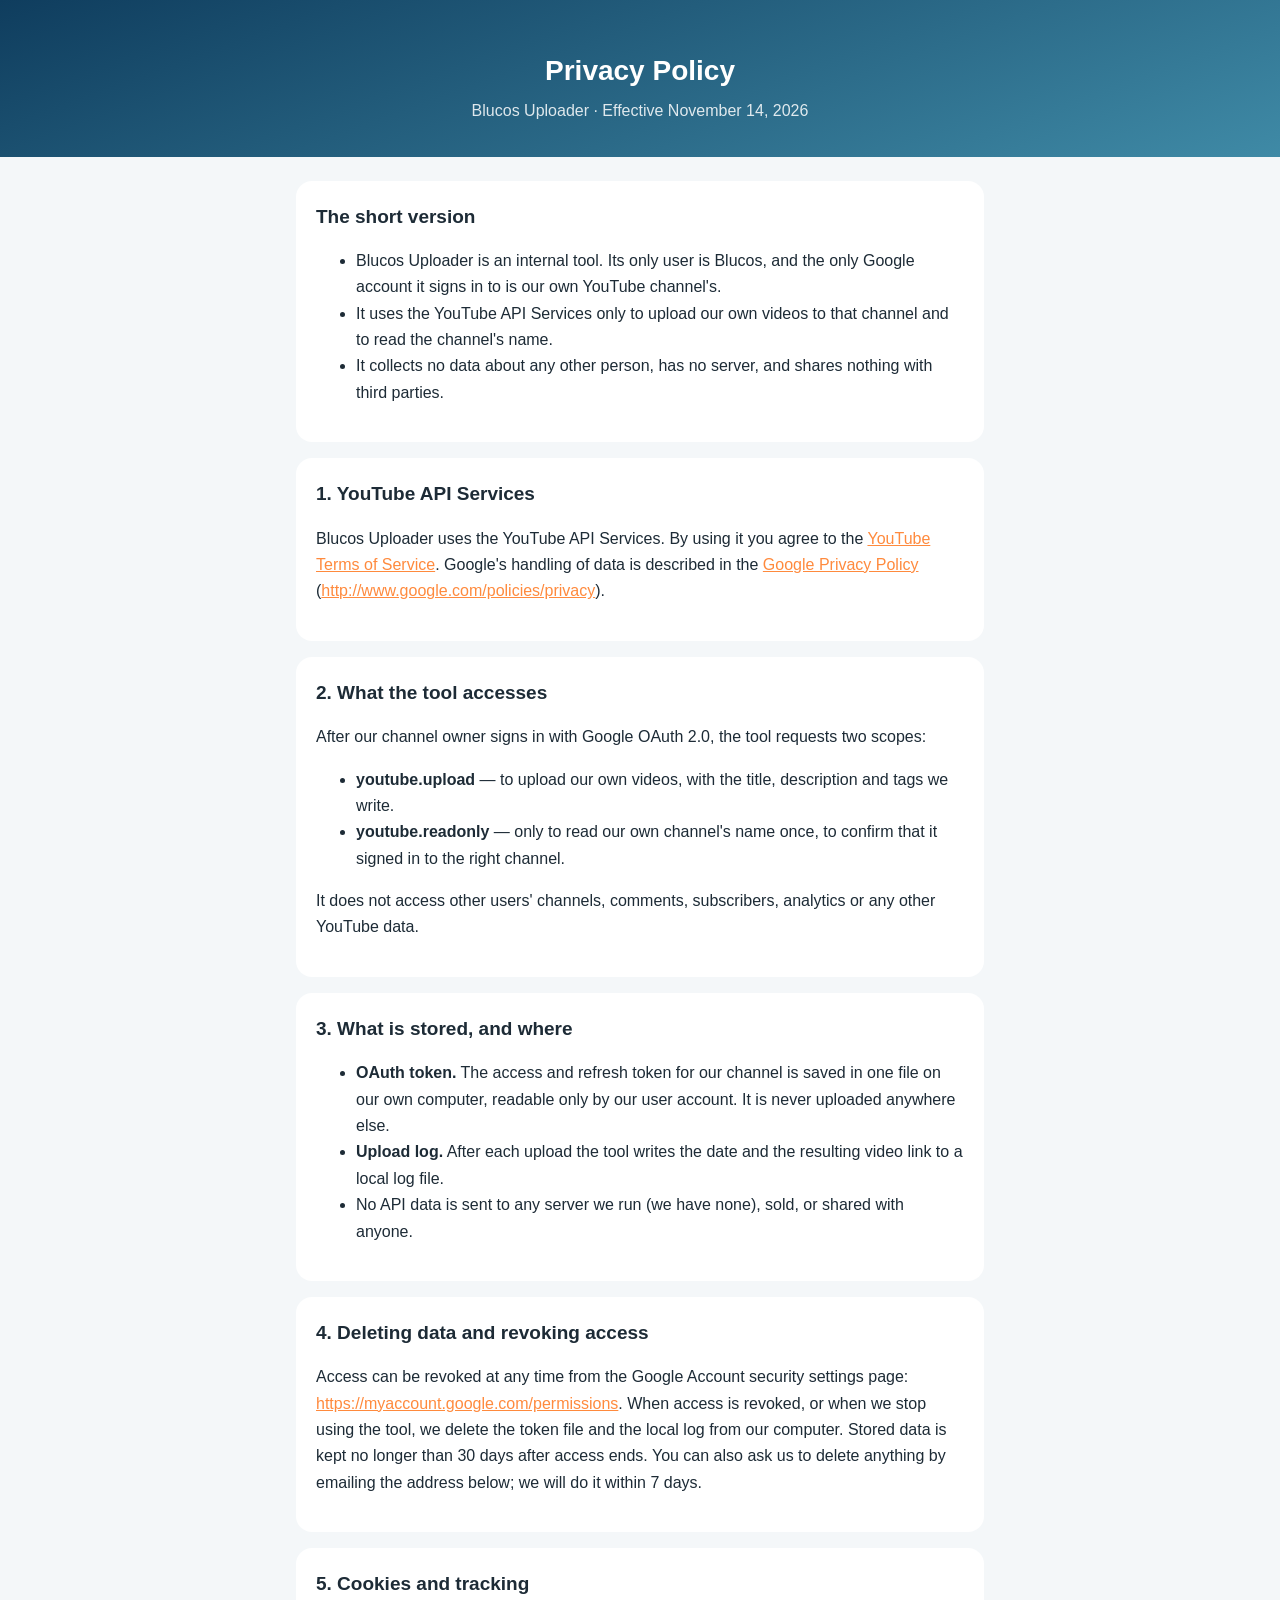
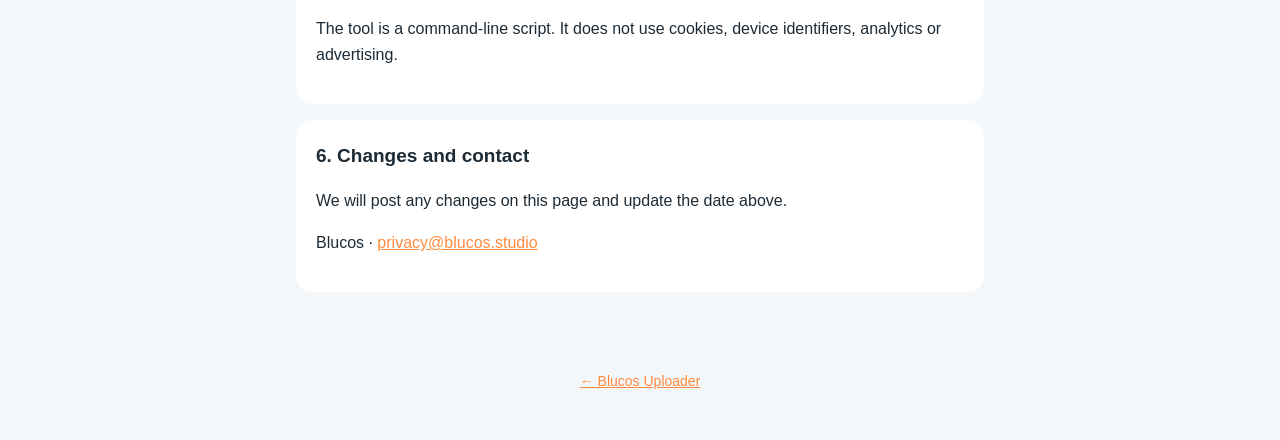
<file: uploader-privacy.html>
<!doctype html>
<html lang="en">
<head>
  <meta charset="utf-8">
  <meta name="viewport" content="width=device-width, initial-scale=1">
  <title>Blucos Uploader — Privacy Policy</title>
  <link rel="stylesheet" href="style.css">
</head>
<body>
  <header>
    <h1>Privacy Policy</h1>
    <p>Blucos Uploader · Effective November 14, 2026</p>
  </header>
  <main>
    <section>
      <h2>The short version</h2>
      <ul>
        <li>Blucos Uploader is an internal tool. Its only user is Blucos, and the only Google account it signs in to is our own YouTube channel's.</li>
        <li>It uses the YouTube API Services only to upload our own videos to that channel and to read the channel's name.</li>
        <li>It collects no data about any other person, has no server, and shares nothing with third parties.</li>
      </ul>
    </section>

    <section>
      <h2>1. YouTube API Services</h2>
      <p>Blucos Uploader uses the YouTube API Services. By using it you agree to the <a href="https://www.youtube.com/t/terms">YouTube Terms of Service</a>. Google's handling of data is described in the <a href="https://policies.google.com/privacy">Google Privacy Policy</a> (<a href="https://policies.google.com/privacy">http://www.google.com/policies/privacy</a>).</p>
    </section>

    <section>
      <h2>2. What the tool accesses</h2>
      <p>After our channel owner signs in with Google OAuth 2.0, the tool requests two scopes:</p>
      <ul>
        <li><b>youtube.upload</b> — to upload our own videos, with the title, description and tags we write.</li>
        <li><b>youtube.readonly</b> — only to read our own channel's name once, to confirm that it signed in to the right channel.</li>
      </ul>
      <p>It does not access other users' channels, comments, subscribers, analytics or any other YouTube data.</p>
    </section>

    <section>
      <h2>3. What is stored, and where</h2>
      <ul>
        <li><b>OAuth token.</b> The access and refresh token for our channel is saved in one file on our own computer, readable only by our user account. It is never uploaded anywhere else.</li>
        <li><b>Upload log.</b> After each upload the tool writes the date and the resulting video link to a local log file.</li>
        <li>No API data is sent to any server we run (we have none), sold, or shared with anyone.</li>
      </ul>
    </section>

    <section>
      <h2>4. Deleting data and revoking access</h2>
      <p>Access can be revoked at any time from the Google Account security settings page: <a href="https://myaccount.google.com/permissions">https://myaccount.google.com/permissions</a>. When access is revoked, or when we stop using the tool, we delete the token file and the local log from our computer. Stored data is kept no longer than 30 days after access ends. You can also ask us to delete anything by emailing the address below; we will do it within 7 days.</p>
    </section>

    <section>
      <h2>5. Cookies and tracking</h2>
      <p>The tool is a command-line script. It does not use cookies, device identifiers, analytics or advertising.</p>
    </section>

    <section>
      <h2>6. Changes and contact</h2>
      <p>We will post any changes on this page and update the date above.</p>
      <p>Blucos · <a href="mailto:privacy@blucos.studio">privacy@blucos.studio</a></p>
    </section>
  </main>
  <footer><p><a href="uploader.html">← Blucos Uploader</a></p></footer>
</body>
</html>
</file>
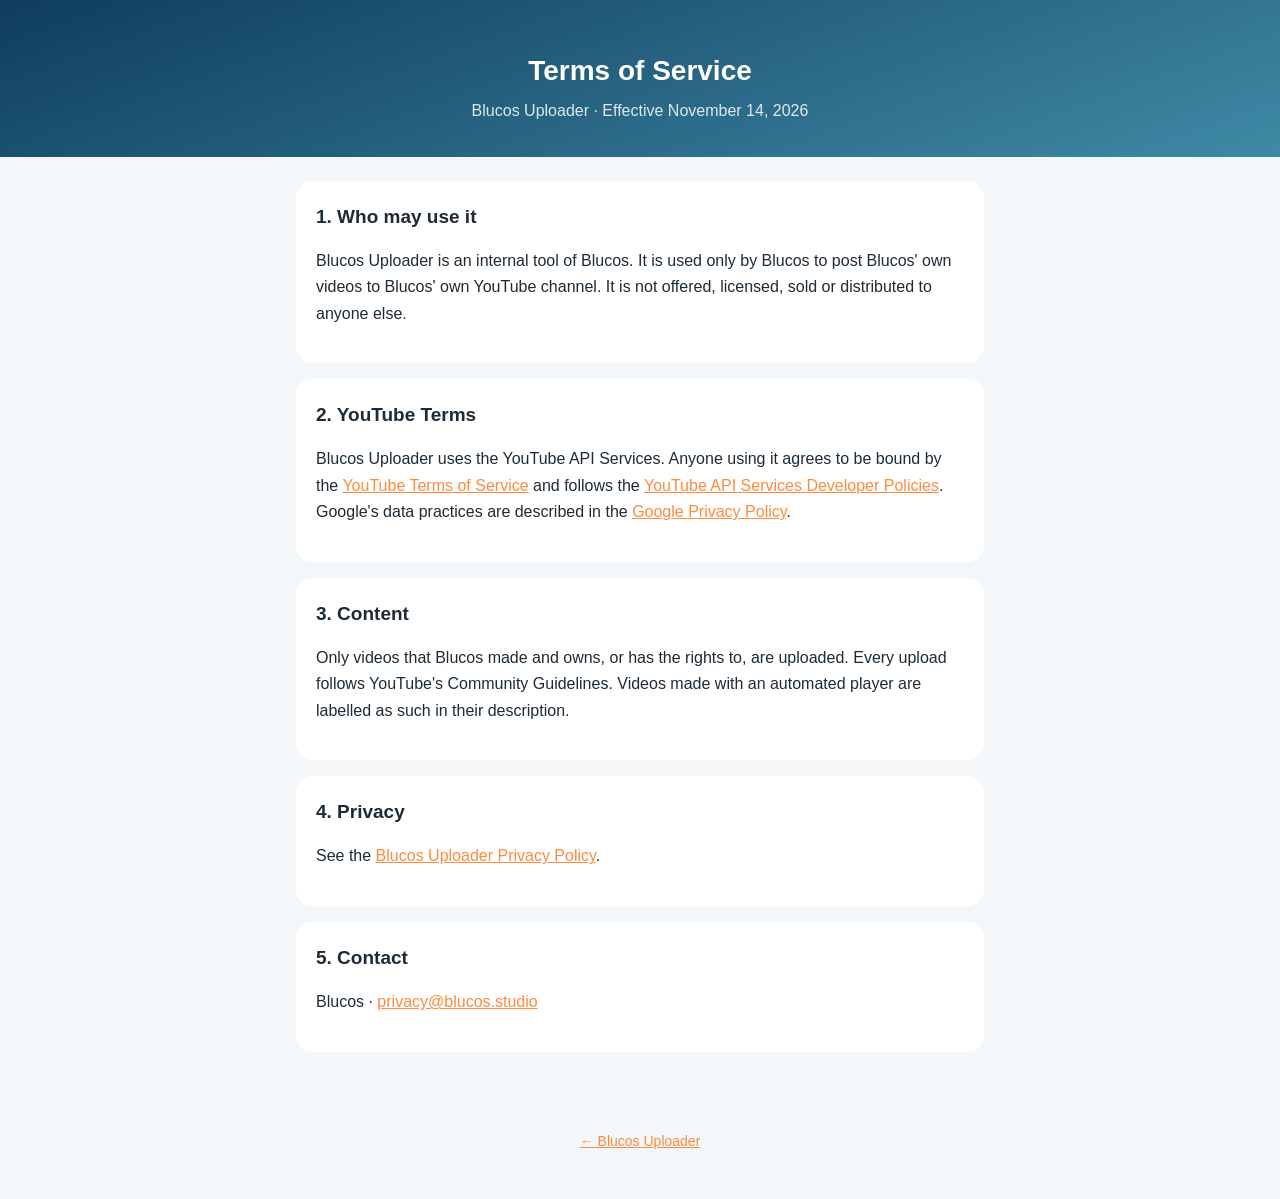
<file: uploader-terms.html>
<!doctype html>
<html lang="en">
<head>
  <meta charset="utf-8">
  <meta name="viewport" content="width=device-width, initial-scale=1">
  <title>Blucos Uploader — Terms of Service</title>
  <link rel="stylesheet" href="style.css">
</head>
<body>
  <header>
    <h1>Terms of Service</h1>
    <p>Blucos Uploader · Effective November 14, 2026</p>
  </header>
  <main>
    <section>
      <h2>1. Who may use it</h2>
      <p>Blucos Uploader is an internal tool of Blucos. It is used only by Blucos to post Blucos' own videos to Blucos' own YouTube channel. It is not offered, licensed, sold or distributed to anyone else.</p>
    </section>

    <section>
      <h2>2. YouTube Terms</h2>
      <p>Blucos Uploader uses the YouTube API Services. Anyone using it agrees to be bound by the <a href="https://www.youtube.com/t/terms">YouTube Terms of Service</a> and follows the <a href="https://developers.google.com/youtube/terms/developer-policies">YouTube API Services Developer Policies</a>. Google's data practices are described in the <a href="https://policies.google.com/privacy">Google Privacy Policy</a>.</p>
    </section>

    <section>
      <h2>3. Content</h2>
      <p>Only videos that Blucos made and owns, or has the rights to, are uploaded. Every upload follows YouTube's Community Guidelines. Videos made with an automated player are labelled as such in their description.</p>
    </section>

    <section>
      <h2>4. Privacy</h2>
      <p>See the <a href="uploader-privacy.html">Blucos Uploader Privacy Policy</a>.</p>
    </section>

    <section>
      <h2>5. Contact</h2>
      <p>Blucos · <a href="mailto:privacy@blucos.studio">privacy@blucos.studio</a></p>
    </section>
  </main>
  <footer><p><a href="uploader.html">← Blucos Uploader</a></p></footer>
</body>
</html>
</file>
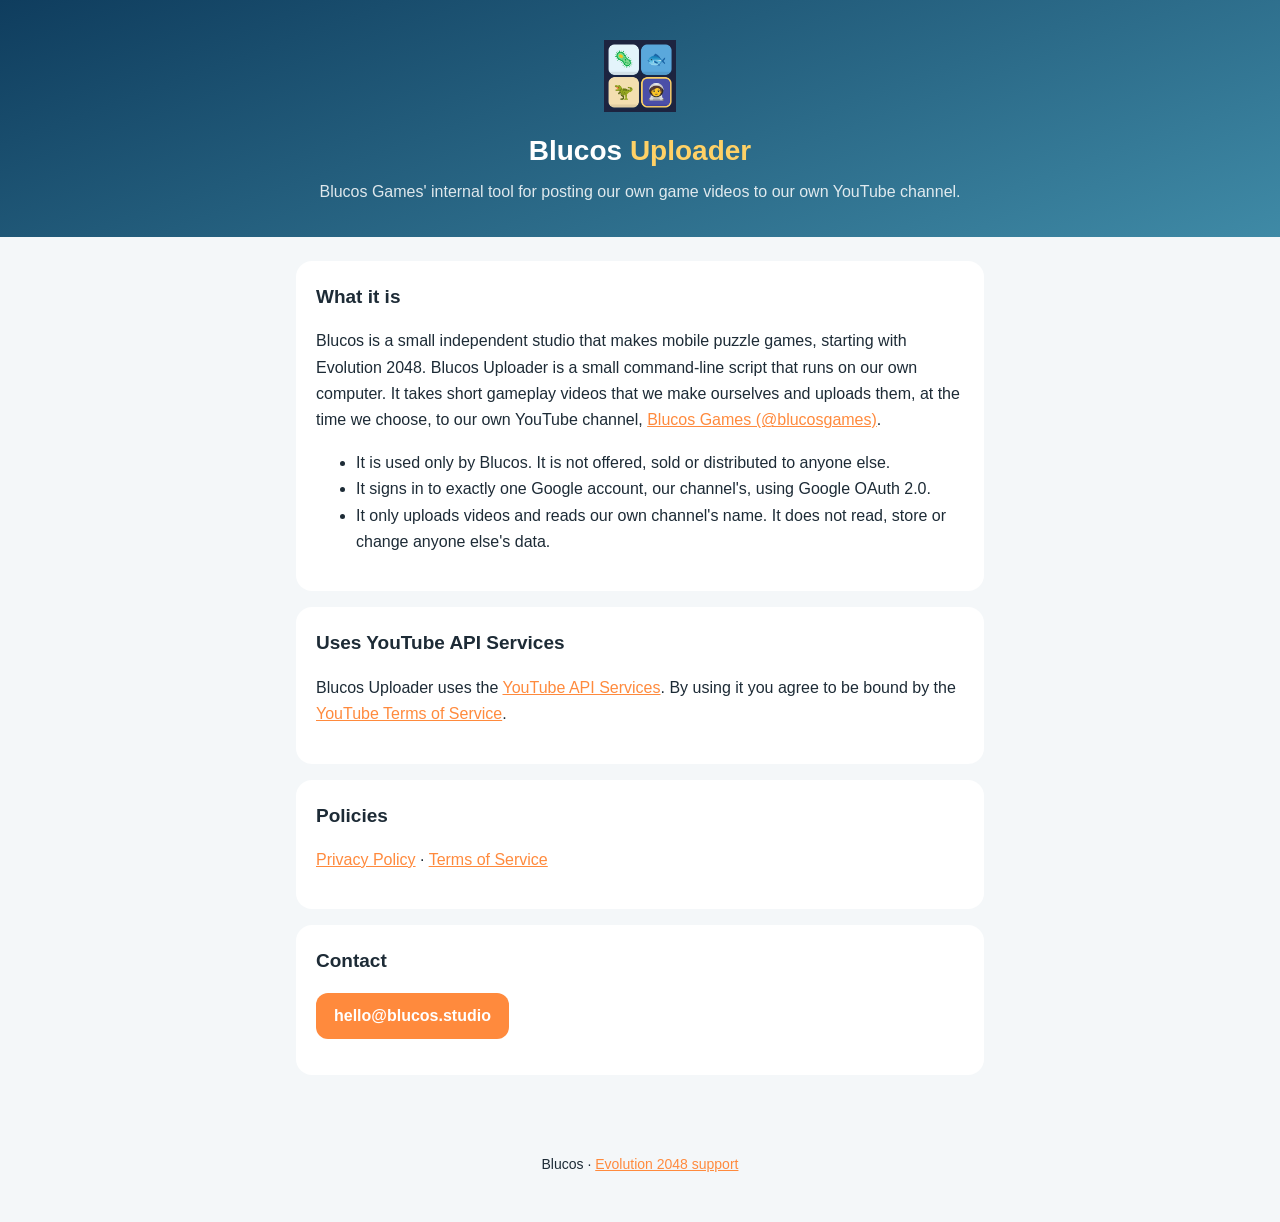
<file: uploader.html>
<!doctype html>
<html lang="en">
<head>
  <meta charset="utf-8">
  <meta name="viewport" content="width=device-width, initial-scale=1">
  <title>Blucos Uploader</title>
  <meta name="description" content="Blucos Uploader is Blucos Games' internal tool that posts our own game videos to our own YouTube channel.">
  <link rel="stylesheet" href="style.css">
</head>
<body>
  <header>
    <img src="icon.png" alt="">
    <h1>Blucos <span>Uploader</span></h1>
    <p>Blucos Games' internal tool for posting our own game videos to our own YouTube channel.</p>
  </header>
  <main>
    <section>
      <h2>What it is</h2>
      <p>Blucos is a small independent studio that makes mobile puzzle games, starting with Evolution 2048. Blucos Uploader is a small command-line script that runs on our own computer. It takes short gameplay videos that we make ourselves and uploads them, at the time we choose, to our own YouTube channel, <a href="https://www.youtube.com/@blucosgames">Blucos Games (@blucosgames)</a>.</p>
      <ul>
        <li>It is used only by Blucos. It is not offered, sold or distributed to anyone else.</li>
        <li>It signs in to exactly one Google account, our channel's, using Google OAuth 2.0.</li>
        <li>It only uploads videos and reads our own channel's name. It does not read, store or change anyone else's data.</li>
      </ul>
    </section>

    <section>
      <h2>Uses YouTube API Services</h2>
      <p>Blucos Uploader uses the <a href="https://developers.google.com/youtube">YouTube API Services</a>. By using it you agree to be bound by the <a href="https://www.youtube.com/t/terms">YouTube Terms of Service</a>.</p>
    </section>

    <section>
      <h2>Policies</h2>
      <p><a href="uploader-privacy.html">Privacy Policy</a> · <a href="uploader-terms.html">Terms of Service</a></p>
    </section>

    <section>
      <h2>Contact</h2>
      <p><a class="btn" href="mailto:hello@blucos.studio?subject=Blucos%20Uploader">hello@blucos.studio</a></p>
    </section>
  </main>
  <footer><p>Blucos · <a href="index.html">Evolution 2048 support</a></p></footer>
</body>
</html>
</file>
<file: style.css>
:root {
  --ink: #1d2b36;
  --muted: #5d6f7c;
  --bg: #f4f7f9;
  --card: #fff;
  --accent: #ff8a3d;
  --top: #0f3d5e;
}
@media (prefers-color-scheme: dark) {
  :root {
    --ink: #e7eef3;
    --muted: #9fb0bc;
    --bg: #0d1b25;
    --card: #142836;
  }
}
* { box-sizing: border-box; }
body {
  margin: 0;
  font: 16px/1.65 -apple-system, BlinkMacSystemFont, "Segoe UI", sans-serif;
  color: var(--ink);
  background: var(--bg);
}
header {
  padding: 40px 16px 32px;
  color: #fff;
  background: linear-gradient(160deg, var(--top), #3f8aa6);
  text-align: center;
}
header img { width: 72px; height: 72px; }
header h1 { margin: 8px 0 4px; font-size: 28px; }
header h1 span { color: #ffd166; }
header p { margin: 0; color: rgba(255, 255, 255, 0.85); }
main { max-width: 720px; margin: 0 auto; padding: 24px 16px 48px; }
section { margin-bottom: 16px; padding: 20px; border-radius: 16px; background: var(--card); }
h2 { margin: 0 0 8px; font-size: 19px; }
h3 { margin: 18px 0 4px; font-size: 16px; }
p, li { color: var(--ink); }
.muted { color: var(--muted); font-size: 14px; }
a { color: var(--accent); }
.btn {
  display: inline-block;
  padding: 10px 18px;
  border-radius: 12px;
  color: #fff;
  background: var(--accent);
  font-weight: 700;
  text-decoration: none;
}
footer { text-align: center; color: var(--muted); font-size: 14px; padding-bottom: 32px; }
</file>
